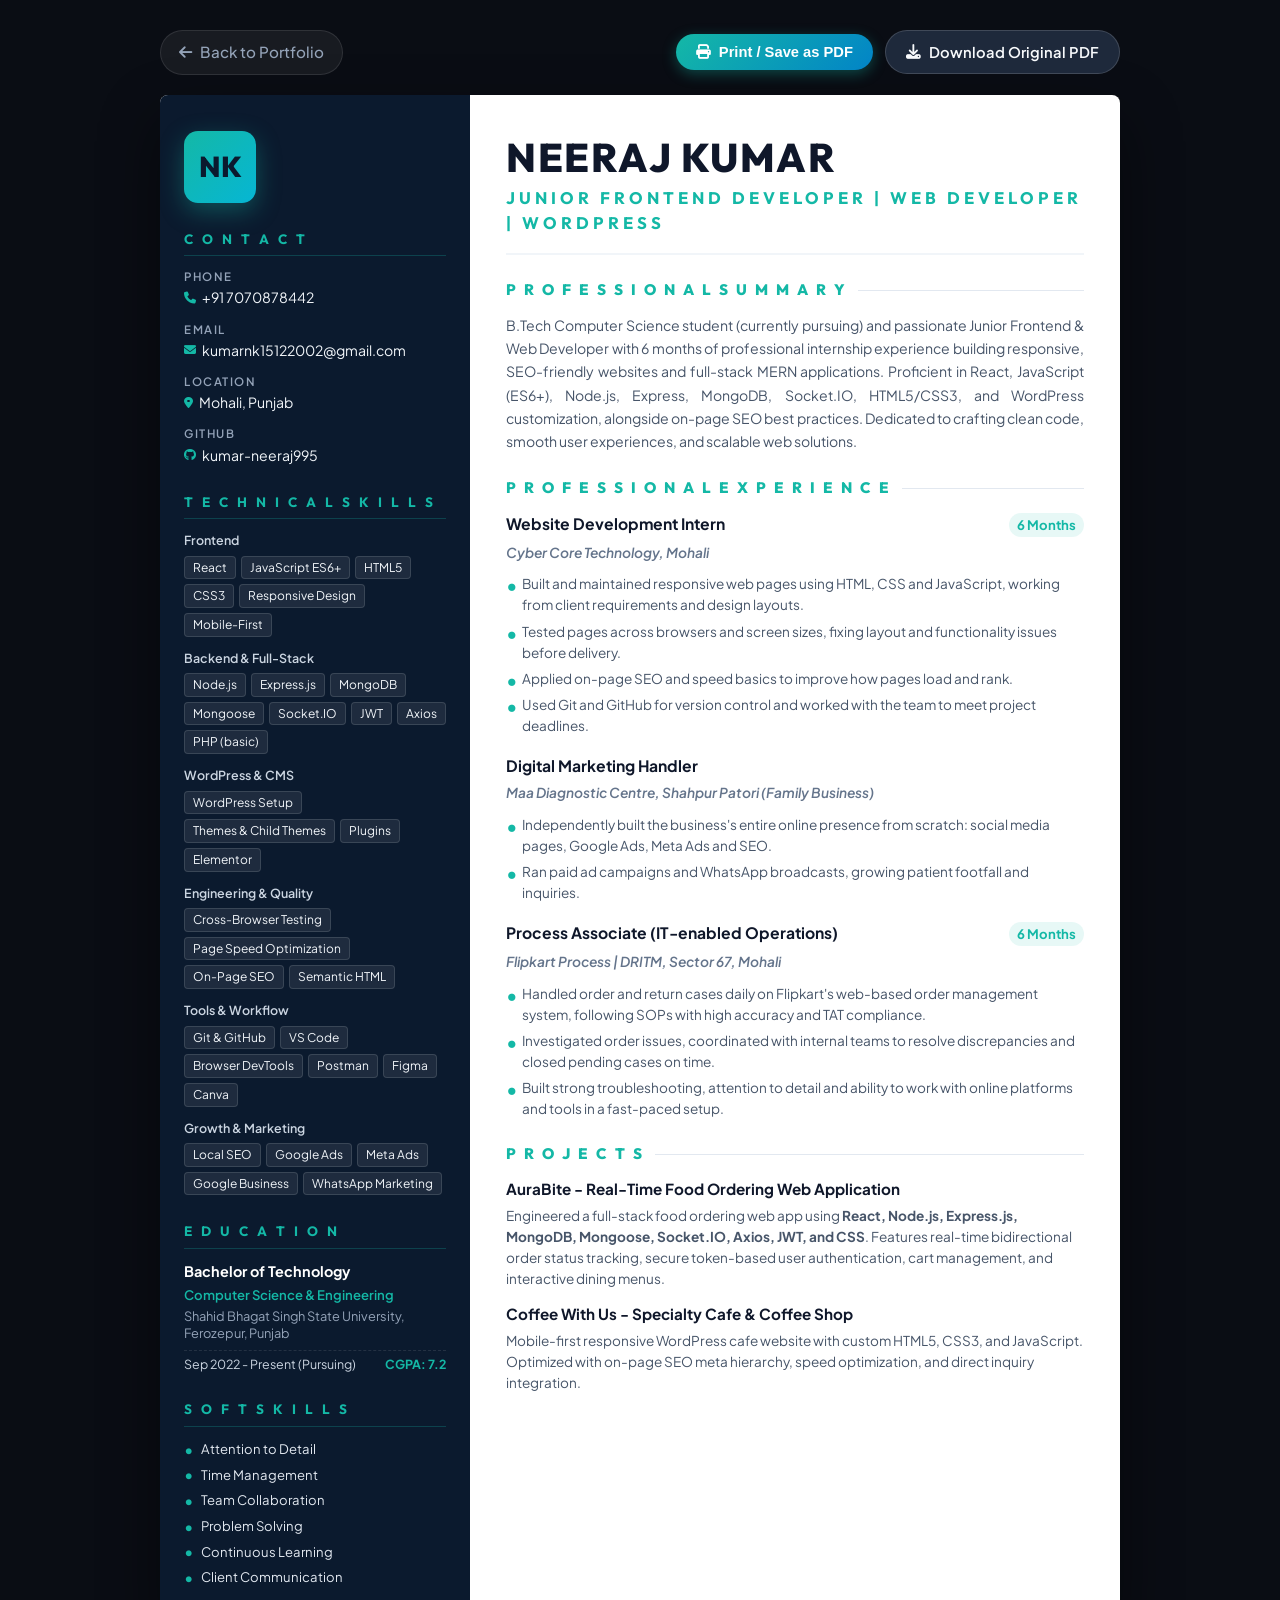
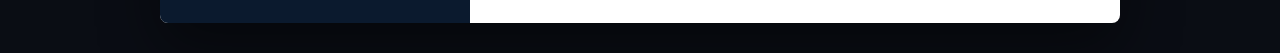
<file: resume.html>
<!DOCTYPE html>
<html lang="en">
<head>
    <meta charset="UTF-8">
    <meta name="viewport" content="width=device-width, initial-scale=1.0, maximum-scale=5.0, viewport-fit=cover">
    <title>Neeraj Kumar - Junior Frontend Developer &amp; Web Developer | Resume</title>
    <meta name="description" content="Resume of Neeraj Kumar - Junior Frontend Developer, Web Developer & WordPress Developer. Skilled in React, JavaScript, Node.js, Express, MongoDB, Socket.IO, HTML5, CSS3, WordPress, and SEO.">
    
    <!-- Favicon & Canonical Link -->
    <link rel="icon" type="image/svg+xml" href="data:image/svg+xml,<svg xmlns='http://www.w3.org/2000/svg' viewBox='0 0 100 100'><defs><linearGradient id='g' x1='0%25' y1='0%25' x2='100%25' y2='100%25'><stop offset='0%25' stop-color='%2314b8a6'/><stop offset='100%25' stop-color='%2306b6d4'/></linearGradient></defs><rect width='100' height='100' rx='24' fill='%230b1a2e'/><text x='50%25' y='64%25' font-size='50' font-weight='bold' font-family='monospace' fill='url(%23g)' text-anchor='middle'>CV</text></svg>">
    <link rel="canonical" href="https://neeraj-kumar-portfolio-ashy.vercel.app/resume.html">
    
    <!-- Google Fonts -->
    <link rel="preconnect" href="https://fonts.googleapis.com">
    <link rel="preconnect" href="https://fonts.gstatic.com" crossorigin>
    <link href="https://fonts.googleapis.com/css2?family=Outfit:wght@300;400;500;600;700;800&family=Plus+Jakarta+Sans:wght@300;400;500;600;700;800&display=swap" rel="stylesheet">
    
    <!-- Font Awesome -->
    <link rel="stylesheet" href="https://cdnjs.cloudflare.com/ajax/libs/font-awesome/6.5.1/css/all.min.css">
    
    <style>
        :root {
            --sidebar-bg: #0b1a2e;
            --sidebar-card: rgba(255, 255, 255, 0.05);
            --sidebar-text: #e2e8f0;
            --sidebar-muted: #94a3b8;
            --accent-teal: #14b8a6;
            --accent-cyan: #06b6d4;
            --accent-badge: #0284c7;
            --main-bg: #ffffff;
            --main-text: #1e293b;
            --main-subtext: #475569;
            --main-heading: #0f172a;
            --border-light: #e2e8f0;
            --shadow: 0 10px 30px rgba(0, 0, 0, 0.12);
        }

        * {
            box-sizing: border-box;
            margin: 0;
            padding: 0;
        }

        body {
            font-family: 'Plus Jakarta Sans', sans-serif;
            background: #0a0d14;
            color: var(--main-text);
            line-height: 1.5;
            padding: 30px 15px;
            min-height: 100vh;
        }

        /* Top Action Bar (hidden on print) */
        .top-action-bar {
            max-width: 960px;
            margin: 0 auto 20px auto;
            display: flex;
            align-items: center;
            justify-content: space-between;
            gap: 12px;
            flex-wrap: wrap;
        }

        .action-link {
            display: inline-flex;
            align-items: center;
            gap: 8px;
            color: #94a3b8;
            text-decoration: none;
            font-size: 0.95rem;
            font-weight: 500;
            padding: 10px 18px;
            background: rgba(255, 255, 255, 0.06);
            border: 1px solid rgba(255, 255, 255, 0.1);
            border-radius: 9999px;
            transition: all 0.2s ease;
        }

        .action-link:hover {
            color: #fff;
            background: rgba(255, 255, 255, 0.12);
            border-color: rgba(255, 255, 255, 0.25);
            transform: translateY(-2px);
        }

        .action-buttons {
            display: flex;
            align-items: center;
            gap: 12px;
        }

        .btn-action {
            display: inline-flex;
            align-items: center;
            gap: 8px;
            padding: 10px 20px;
            border-radius: 9999px;
            font-size: 0.92rem;
            font-weight: 600;
            text-decoration: none;
            cursor: pointer;
            border: none;
            transition: all 0.2s ease;
        }

        .btn-print {
            background: linear-gradient(135deg, #14b8a6 0%, #0284c7 100%);
            color: #ffffff;
            box-shadow: 0 4px 14px rgba(20, 184, 166, 0.35);
        }

        .btn-print:hover {
            transform: translateY(-2px);
            box-shadow: 0 6px 20px rgba(20, 184, 166, 0.5);
        }

        .btn-download {
            background: #1e293b;
            color: #f8fafc;
            border: 1px solid rgba(255, 255, 255, 0.15);
        }

        .btn-download:hover {
            background: #334155;
            color: #ffffff;
        }

        /* Resume Page Container */
        .resume-page {
            max-width: 960px;
            margin: 0 auto;
            background: var(--main-bg);
            border-radius: 8px;
            overflow: hidden;
            box-shadow: 0 25px 60px rgba(0, 0, 0, 0.45);
            display: grid;
            grid-template-columns: 310px 1fr;
            min-height: 1280px;
        }

        /* ---------------- LEFT SIDEBAR ---------------- */
        .resume-sidebar {
            background: var(--sidebar-bg);
            color: var(--sidebar-text);
            padding: 36px 24px;
            display: flex;
            flex-direction: column;
            gap: 26px;
        }

        .brand-avatar {
            width: 72px;
            height: 72px;
            border-radius: 14px;
            background: linear-gradient(135deg, #14b8a6 0%, #06b6d4 100%);
            display: flex;
            align-items: center;
            justify-content: center;
            font-family: 'Outfit', sans-serif;
            font-size: 1.8rem;
            font-weight: 800;
            color: #0b1a2e;
            box-shadow: 0 8px 24px rgba(20, 184, 166, 0.35);
        }

        .sidebar-section {
            display: flex;
            flex-direction: column;
            gap: 12px;
        }

        .sidebar-title {
            font-family: 'Outfit', sans-serif;
            font-size: 0.85rem;
            letter-spacing: 3px;
            text-transform: uppercase;
            font-weight: 700;
            color: var(--accent-teal);
            border-bottom: 1px solid rgba(20, 184, 166, 0.25);
            padding-bottom: 6px;
        }

        /* Contact Items */
        .contact-group {
            display: flex;
            flex-direction: column;
            gap: 12px;
        }

        .contact-entry {
            display: flex;
            flex-direction: column;
            gap: 2px;
        }

        .contact-entry .label {
            font-size: 0.72rem;
            letter-spacing: 1.5px;
            text-transform: uppercase;
            color: var(--sidebar-muted);
            font-weight: 600;
        }

        .contact-entry .val {
            font-size: 0.88rem;
            color: #f1f5f9;
            text-decoration: none;
            word-break: break-word;
            display: flex;
            align-items: center;
            gap: 6px;
        }

        .contact-entry .val:hover {
            color: var(--accent-teal);
        }

        /* Technical Skills Pills */
        .skills-group {
            display: flex;
            flex-direction: column;
            gap: 12px;
        }

        .skill-cluster {
            display: flex;
            flex-direction: column;
            gap: 6px;
        }

        .cluster-title {
            font-size: 0.78rem;
            font-weight: 600;
            color: #cbd5e1;
        }

        .skill-pills {
            display: flex;
            flex-wrap: wrap;
            gap: 5px;
        }

        .skill-tag {
            background: rgba(255, 255, 255, 0.08);
            border: 1px solid rgba(255, 255, 255, 0.12);
            color: #f1f5f9;
            font-size: 0.75rem;
            padding: 3px 8px;
            border-radius: 4px;
            line-height: 1.3;
        }

        /* Education */
        .edu-entry {
            display: flex;
            flex-direction: column;
            gap: 3px;
        }

        .edu-degree {
            font-size: 0.9rem;
            font-weight: 700;
            color: #ffffff;
        }

        .edu-major {
            font-size: 0.82rem;
            color: var(--accent-teal);
            font-weight: 600;
        }

        .edu-school {
            font-size: 0.8rem;
            color: var(--sidebar-muted);
            line-height: 1.35;
        }

        .edu-meta {
            display: flex;
            justify-content: space-between;
            font-size: 0.78rem;
            color: #cbd5e1;
            margin-top: 4px;
            padding-top: 4px;
            border-top: 1px dashed rgba(255, 255, 255, 0.1);
        }

        .edu-cgpa {
            font-weight: 700;
            color: var(--accent-teal);
        }

        /* Soft Skills */
        .soft-skills-list {
            list-style: none;
            display: flex;
            flex-direction: column;
            gap: 6px;
        }

        .soft-skills-list li {
            font-size: 0.82rem;
            color: #e2e8f0;
            display: flex;
            align-items: center;
            gap: 8px;
        }

        .soft-skills-list li::before {
            content: "•";
            color: var(--accent-teal);
            font-size: 1.1rem;
            line-height: 0;
        }

        /* ---------------- RIGHT CONTENT ---------------- */
        .resume-main {
            padding: 40px 36px;
            display: flex;
            flex-direction: column;
            gap: 24px;
        }

        /* Main Header */
        .main-header {
            border-bottom: 2px solid #f1f5f9;
            padding-bottom: 18px;
        }

        .candidate-name {
            font-family: 'Outfit', sans-serif;
            font-size: 2.5rem;
            font-weight: 800;
            letter-spacing: 1.5px;
            color: var(--main-heading);
            line-height: 1.1;
            text-transform: uppercase;
        }

        .candidate-role {
            font-family: 'Outfit', sans-serif;
            font-size: 1.05rem;
            letter-spacing: 4px;
            text-transform: uppercase;
            font-weight: 700;
            color: var(--accent-teal);
            margin-top: 6px;
        }

        /* Content Sections */
        .content-section {
            display: flex;
            flex-direction: column;
            gap: 12px;
        }

        .section-header-title {
            font-family: 'Outfit', sans-serif;
            font-size: 0.95rem;
            letter-spacing: 2.5px;
            text-transform: uppercase;
            font-weight: 800;
            color: var(--accent-teal);
            display: flex;
            align-items: center;
            gap: 10px;
        }

        .section-header-title::after {
            content: "";
            flex-grow: 1;
            height: 1px;
            background: #e2e8f0;
        }

        .summary-text {
            font-size: 0.88rem;
            color: var(--main-subtext);
            line-height: 1.65;
            text-align: justify;
        }

        /* Experience Entries */
        .experience-list {
            display: flex;
            flex-direction: column;
            gap: 18px;
        }

        .exp-entry {
            display: flex;
            flex-direction: column;
            gap: 6px;
        }

        .exp-header {
            display: flex;
            align-items: baseline;
            justify-content: space-between;
            flex-wrap: wrap;
            gap: 6px;
        }

        .exp-role {
            font-size: 0.98rem;
            font-weight: 700;
            color: var(--main-heading);
        }

        .exp-duration {
            font-size: 0.82rem;
            font-weight: 700;
            color: var(--accent-teal);
            background: rgba(20, 184, 166, 0.1);
            padding: 2px 8px;
            border-radius: 9999px;
        }

        .exp-company {
            font-size: 0.86rem;
            font-weight: 600;
            color: #64748b;
            font-style: italic;
        }

        .exp-bullets {
            list-style: none;
            padding-left: 0;
            display: flex;
            flex-direction: column;
            gap: 5px;
            margin-top: 4px;
        }

        .exp-bullets li {
            font-size: 0.85rem;
            color: var(--main-subtext);
            line-height: 1.55;
            position: relative;
            padding-left: 16px;
        }

        .exp-bullets li::before {
            content: "•";
            position: absolute;
            left: 0;
            top: -1px;
            color: var(--accent-teal);
            font-size: 1.1rem;
            font-weight: bold;
        }

        /* Projects Entries */
        .projects-list {
            display: flex;
            flex-direction: column;
            gap: 14px;
        }

        .proj-entry {
            display: flex;
            flex-direction: column;
            gap: 4px;
        }

        .proj-title {
            font-size: 0.95rem;
            font-weight: 700;
            color: var(--main-heading);
        }

        .proj-desc {
            font-size: 0.85rem;
            color: var(--main-subtext);
            line-height: 1.55;
        }

        /* Print Styling */
        @media print {
            body {
                background: #ffffff !important;
                padding: 0 !important;
                margin: 0 !important;
            }

            .top-action-bar {
                display: none !important;
            }

            .resume-page {
                box-shadow: none !important;
                border-radius: 0 !important;
                max-width: 100% !important;
                width: 100% !important;
                min-height: auto !important;
                grid-template-columns: 290px 1fr !important;
            }

            .resume-sidebar {
                background: #0b1a2e !important;
                -webkit-print-color-adjust: exact !important;
                print-color-adjust: exact !important;
            }

            .brand-avatar {
                background: #14b8a6 !important;
                -webkit-print-color-adjust: exact !important;
                print-color-adjust: exact !important;
            }

            .skill-tag {
                background: rgba(255, 255, 255, 0.12) !important;
                border: 1px solid rgba(255, 255, 255, 0.2) !important;
                -webkit-print-color-adjust: exact !important;
                print-color-adjust: exact !important;
            }

            .exp-duration {
                background: rgba(20, 184, 166, 0.15) !important;
                -webkit-print-color-adjust: exact !important;
                print-color-adjust: exact !important;
            }
        }

        /* Responsive Layout for Screens */
        @media (max-width: 820px) {
            .resume-page {
                grid-template-columns: 1fr;
            }

            .resume-sidebar {
                padding: 30px 20px;
            }

            .resume-main {
                padding: 30px 20px;
            }
        }
    </style>
</head>
<body>
    <!-- Top Action Bar -->
    <div class="top-action-bar">
        <a href="index.html" class="action-link">
            <i class="fa-solid fa-arrow-left"></i> Back to Portfolio
        </a>
        <div class="action-buttons">
            <button onclick="window.print()" class="btn-action btn-print">
                <i class="fa-solid fa-print"></i> Print / Save as PDF
            </button>
            <a href="12.pdf" target="_blank" download="Neeraj_Kumar_Resume.pdf" class="btn-action btn-download">
                <i class="fa-solid fa-download"></i> Download Original PDF
            </a>
        </div>
    </div>

    <!-- Resume Document -->
    <div class="resume-page" id="resumeDoc">
        <!-- Left Sidebar -->
        <aside class="resume-sidebar">
            <div class="brand-avatar">NK</div>

            <!-- Contact -->
            <div class="sidebar-section">
                <h3 class="sidebar-title">C O N T A C T</h3>
                <div class="contact-group">
                    <div class="contact-entry">
                        <span class="label">Phone</span>
                        <a href="tel:+917070878442" class="val"><i class="fa-solid fa-phone" style="font-size: 0.75rem; color: var(--accent-teal);"></i> +91 7070878442</a>
                    </div>
                    <div class="contact-entry">
                        <span class="label">Email</span>
                        <a href="mailto:kumarnk15122002@gmail.com" class="val"><i class="fa-solid fa-envelope" style="font-size: 0.75rem; color: var(--accent-teal);"></i> kumarnk15122002@gmail.com</a>
                    </div>
                    <div class="contact-entry">
                        <span class="label">Location</span>
                        <span class="val"><i class="fa-solid fa-location-dot" style="font-size: 0.75rem; color: var(--accent-teal);"></i> Mohali, Punjab</span>
                    </div>
                    <div class="contact-entry">
                        <span class="label">GitHub</span>
                        <a href="https://github.com/kumar-neeraj995" target="_blank" class="val"><i class="fa-brands fa-github" style="font-size: 0.75rem; color: var(--accent-teal);"></i> kumar-neeraj995</a>
                    </div>
                </div>
            </div>

            <!-- Technical Skills -->
            <div class="sidebar-section">
                <h3 class="sidebar-title">T E C H N I C A L  S K I L L S</h3>
                <div class="skills-group">
                    <!-- Front-end -->
                    <div class="skill-cluster">
                        <span class="cluster-title">Frontend</span>
                        <div class="skill-pills">
                            <span class="skill-tag">React</span>
                            <span class="skill-tag">JavaScript ES6+</span>
                            <span class="skill-tag">HTML5</span>
                            <span class="skill-tag">CSS3</span>
                            <span class="skill-tag">Responsive Design</span>
                            <span class="skill-tag">Mobile-First</span>
                        </div>
                    </div>

                    <!-- Full-Stack & Backend -->
                    <div class="skill-cluster">
                        <span class="cluster-title">Backend &amp; Full-Stack</span>
                        <div class="skill-pills">
                            <span class="skill-tag">Node.js</span>
                            <span class="skill-tag">Express.js</span>
                            <span class="skill-tag">MongoDB</span>
                            <span class="skill-tag">Mongoose</span>
                            <span class="skill-tag">Socket.IO</span>
                            <span class="skill-tag">JWT</span>
                            <span class="skill-tag">Axios</span>
                            <span class="skill-tag">PHP (basic)</span>
                        </div>
                    </div>

                    <!-- WordPress & CMS -->
                    <div class="skill-cluster">
                        <span class="cluster-title">WordPress &amp; CMS</span>
                        <div class="skill-pills">
                            <span class="skill-tag">WordPress Setup</span>
                            <span class="skill-tag">Themes &amp; Child Themes</span>
                            <span class="skill-tag">Plugins</span>
                            <span class="skill-tag">Elementor</span>
                        </div>
                    </div>

                    <!-- Web practices -->
                    <div class="skill-cluster">
                        <span class="cluster-title">Engineering &amp; Quality</span>
                        <div class="skill-pills">
                            <span class="skill-tag">Cross-Browser Testing</span>
                            <span class="skill-tag">Page Speed Optimization</span>
                            <span class="skill-tag">On-Page SEO</span>
                            <span class="skill-tag">Semantic HTML</span>
                        </div>
                    </div>

                    <!-- Tools -->
                    <div class="skill-cluster">
                        <span class="cluster-title">Tools &amp; Workflow</span>
                        <div class="skill-pills">
                            <span class="skill-tag">Git &amp; GitHub</span>
                            <span class="skill-tag">VS Code</span>
                            <span class="skill-tag">Browser DevTools</span>
                            <span class="skill-tag">Postman</span>
                            <span class="skill-tag">Figma</span>
                            <span class="skill-tag">Canva</span>
                        </div>
                    </div>

                    <!-- Marketing & Growth -->
                    <div class="skill-cluster">
                        <span class="cluster-title">Growth &amp; Marketing</span>
                        <div class="skill-pills">
                            <span class="skill-tag">Local SEO</span>
                            <span class="skill-tag">Google Ads</span>
                            <span class="skill-tag">Meta Ads</span>
                            <span class="skill-tag">Google Business</span>
                            <span class="skill-tag">WhatsApp Marketing</span>
                        </div>
                    </div>
                </div>
            </div>

            <!-- Education -->
            <div class="sidebar-section">
                <h3 class="sidebar-title">E D U C A T I O N</h3>
                <div class="edu-entry">
                    <span class="edu-degree">Bachelor of Technology</span>
                    <span class="edu-major">Computer Science &amp; Engineering</span>
                    <span class="edu-school">Shahid Bhagat Singh State University, Ferozepur, Punjab</span>
                    <div class="edu-meta">
                        <span>Sep 2022 - Present (Pursuing)</span>
                        <span class="edu-cgpa">CGPA: 7.2</span>
                    </div>
                </div>
            </div>

            <!-- Soft Skills -->
            <div class="sidebar-section">
                <h3 class="sidebar-title">S O F T  S K I L L S</h3>
                <ul class="soft-skills-list">
                    <li>Attention to Detail</li>
                    <li>Time Management</li>
                    <li>Team Collaboration</li>
                    <li>Problem Solving</li>
                    <li>Continuous Learning</li>
                    <li>Client Communication</li>
                </ul>
            </div>
        </aside>

        <!-- Right Main Column -->
        <main class="resume-main">
            <!-- Header -->
            <header class="main-header">
                <h1 class="candidate-name">NEERAJ KUMAR</h1>
                <h2 class="candidate-role">JUNIOR FRONTEND DEVELOPER | WEB DEVELOPER | WORDPRESS</h2>
            </header>

            <!-- Professional Summary -->
            <section class="content-section">
                <h3 class="section-header-title">P R O F E S S I O N A L  S U M M A R Y</h3>
                <p class="summary-text">
                    B.Tech Computer Science student (currently pursuing) and passionate Junior Frontend &amp; Web Developer with 6 months of professional internship experience building responsive, SEO-friendly websites and full-stack MERN applications. Proficient in React, JavaScript (ES6+), Node.js, Express, MongoDB, Socket.IO, HTML5/CSS3, and WordPress customization, alongside on-page SEO best practices. Dedicated to crafting clean code, smooth user experiences, and scalable web solutions.
                </p>
            </section>

            <!-- Professional Experience -->
            <section class="content-section">
                <h3 class="section-header-title">P R O F E S S I O N A L  E X P E R I E N C E</h3>
                <div class="experience-list">
                    <!-- Experience 1 -->
                    <div class="exp-entry">
                        <div class="exp-header">
                            <span class="exp-role">Website Development Intern</span>
                            <span class="exp-duration">6 Months</span>
                        </div>
                        <span class="exp-company">Cyber Core Technology, Mohali</span>
                        <ul class="exp-bullets">
                            <li>Built and maintained responsive web pages using HTML, CSS and JavaScript, working from client requirements and design layouts.</li>
                            <li>Tested pages across browsers and screen sizes, fixing layout and functionality issues before delivery.</li>
                            <li>Applied on-page SEO and speed basics to improve how pages load and rank.</li>
                            <li>Used Git and GitHub for version control and worked with the team to meet project deadlines.</li>
                        </ul>
                    </div>

                    <!-- Experience 2 -->
                    <div class="exp-entry">
                        <div class="exp-header">
                            <span class="exp-role">Digital Marketing Handler</span>
                        </div>
                        <span class="exp-company">Maa Diagnostic Centre, Shahpur Patori (Family Business)</span>
                        <ul class="exp-bullets">
                            <li>Independently built the business's entire online presence from scratch: social media pages, Google Ads, Meta Ads and SEO.</li>
                            <li>Ran paid ad campaigns and WhatsApp broadcasts, growing patient footfall and inquiries.</li>
                        </ul>
                    </div>

                    <!-- Experience 3 -->
                    <div class="exp-entry">
                        <div class="exp-header">
                            <span class="exp-role">Process Associate (IT-enabled Operations)</span>
                            <span class="exp-duration">6 Months</span>
                        </div>
                        <span class="exp-company">Flipkart Process | DRITM, Sector 67, Mohali</span>
                        <ul class="exp-bullets">
                            <li>Handled order and return cases daily on Flipkart's web-based order management system, following SOPs with high accuracy and TAT compliance.</li>
                            <li>Investigated order issues, coordinated with internal teams to resolve discrepancies and closed pending cases on time.</li>
                            <li>Built strong troubleshooting, attention to detail and ability to work with online platforms and tools in a fast-paced setup.</li>
                        </ul>
                    </div>
                </div>
            </section>

            <!-- Projects -->
            <section class="content-section">
                <h3 class="section-header-title">P R O J E C T S</h3>
                <div class="projects-list">
                    <!-- Project 1 -->
                    <div class="proj-entry">
                        <h4 class="proj-title">AuraBite - Real-Time Food Ordering Web Application</h4>
                        <p class="proj-desc">
                            Engineered a full-stack food ordering web app using <strong>React, Node.js, Express.js, MongoDB, Mongoose, Socket.IO, Axios, JWT, and CSS</strong>. Features real-time bidirectional order status tracking, secure token-based user authentication, cart management, and interactive dining menus.
                        </p>
                    </div>

                    <!-- Project 2 -->
                    <div class="proj-entry">
                        <h4 class="proj-title">Coffee With Us - Specialty Cafe &amp; Coffee Shop</h4>
                        <p class="proj-desc">
                            Mobile-first responsive WordPress cafe website with custom HTML5, CSS3, and JavaScript. Optimized with on-page SEO meta hierarchy, speed optimization, and direct inquiry integration.
                        </p>
                    </div>
                </div>
            </section>
        </main>
    </div>
</body>
</html>
</file>
